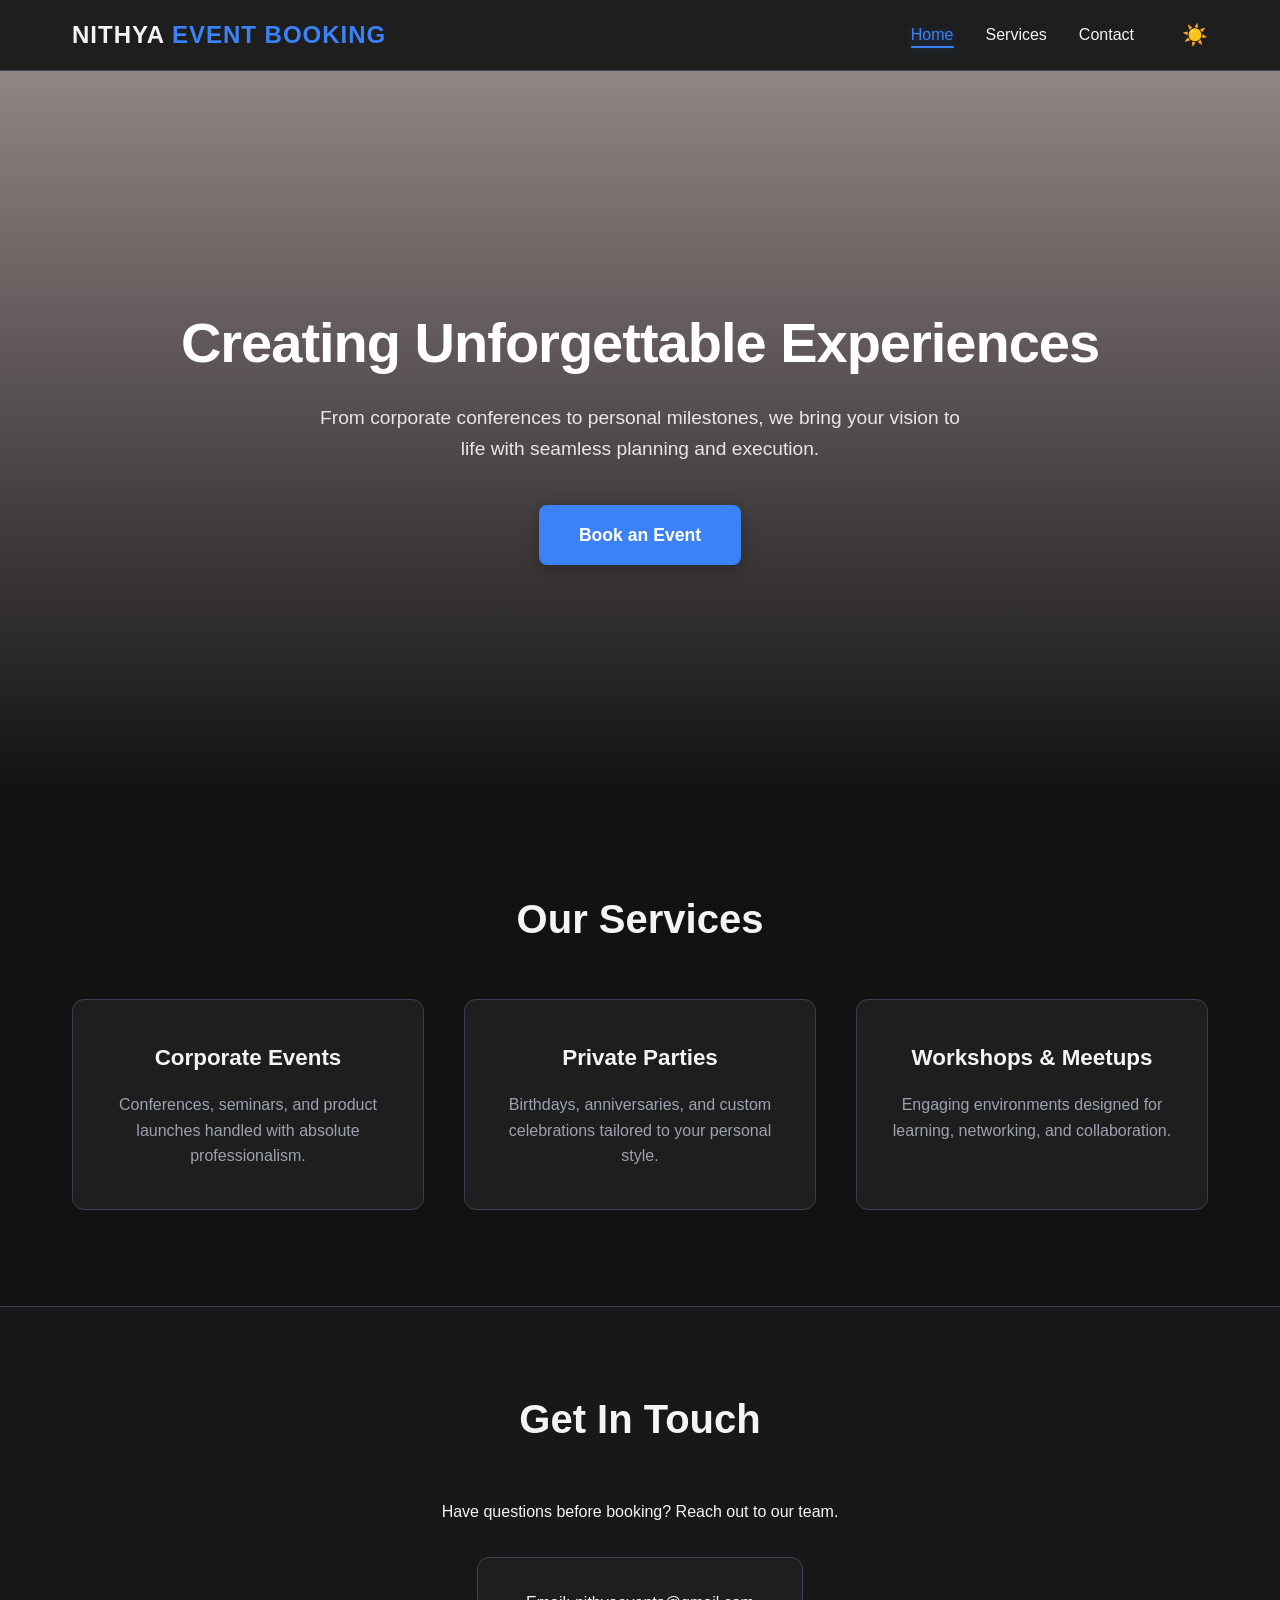
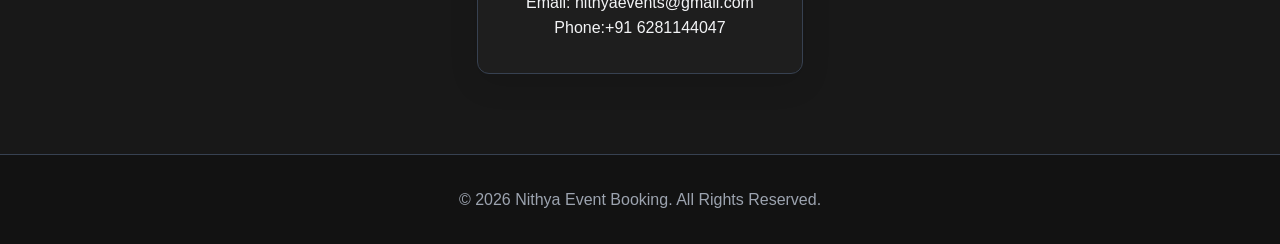
<file: index.html>
<!DOCTYPE html>
<html lang="en">
<head>
    <meta charset="UTF-8">
    <meta name="viewport" content="width=device-width, initial-scale=1.0">
    <title>Nithya Event Booking</title>
    <link rel="stylesheet" href="styles.css">
</head>
<body>
    <header class="navbar">
        <div class="nav-container">
            <h1 class="logo">NITHYA <span>EVENT BOOKING</span></h1>
            <nav>
                <ul class="nav-links">
                    <li><a href="#home">Home</a></li>
                    <li><a href="#services">Services</a></li>
                    <li><a href="#contact">Contact</a></li>
                    <li><button id="themeToggle" class="theme-toggle" aria-label="Toggle Theme">☀️</button></li>
                </ul>
            </nav>
        </div>
    </header>

    <section id="home" class="hero-section">
        <div class="hero-content">
            <h2>Creating Unforgettable Experiences</h2>
            <p>From corporate conferences to personal milestones, we bring your vision to life with seamless planning and execution.</p>
            <a href="booking.html" class="cta-button">Book an Event</a>
        </div>
    </section>

    <section id="services" class="services-section">
        <h2 class="section-title">Our Services</h2>
        <div class="services-grid">
            <div class="service-card">
                <h3>Corporate Events</h3>
                <p>Conferences, seminars, and product launches handled with absolute professionalism.</p>
            </div>
            <div class="service-card">
                <h3>Private Parties</h3>
                <p>Birthdays, anniversaries, and custom celebrations tailored to your personal style.</p>
            </div>
            <div class="service-card">
                <h3>Workshops & Meetups</h3>
                <p>Engaging environments designed for learning, networking, and collaboration.</p>
            </div>
        </div>
    </section>

    <div class="contact-wrapper">
        <section id="contact" class="contact-section">
            <h2 class="section-title">Get In Touch</h2>
            <p>Have questions before booking? Reach out to our team.</p>
            <div class="contact-info">
                <p>Email: nithyaevents@gmail.com</p>
                <p>Phone:+91 6281144047</p>
            </div>
        </section>
    </div>

    <footer>
        <p>&copy; 2026 Nithya Event Booking. All Rights Reserved.</p>
    </footer>

    <script src="script.js"></script>
</body>
</html>
</file>
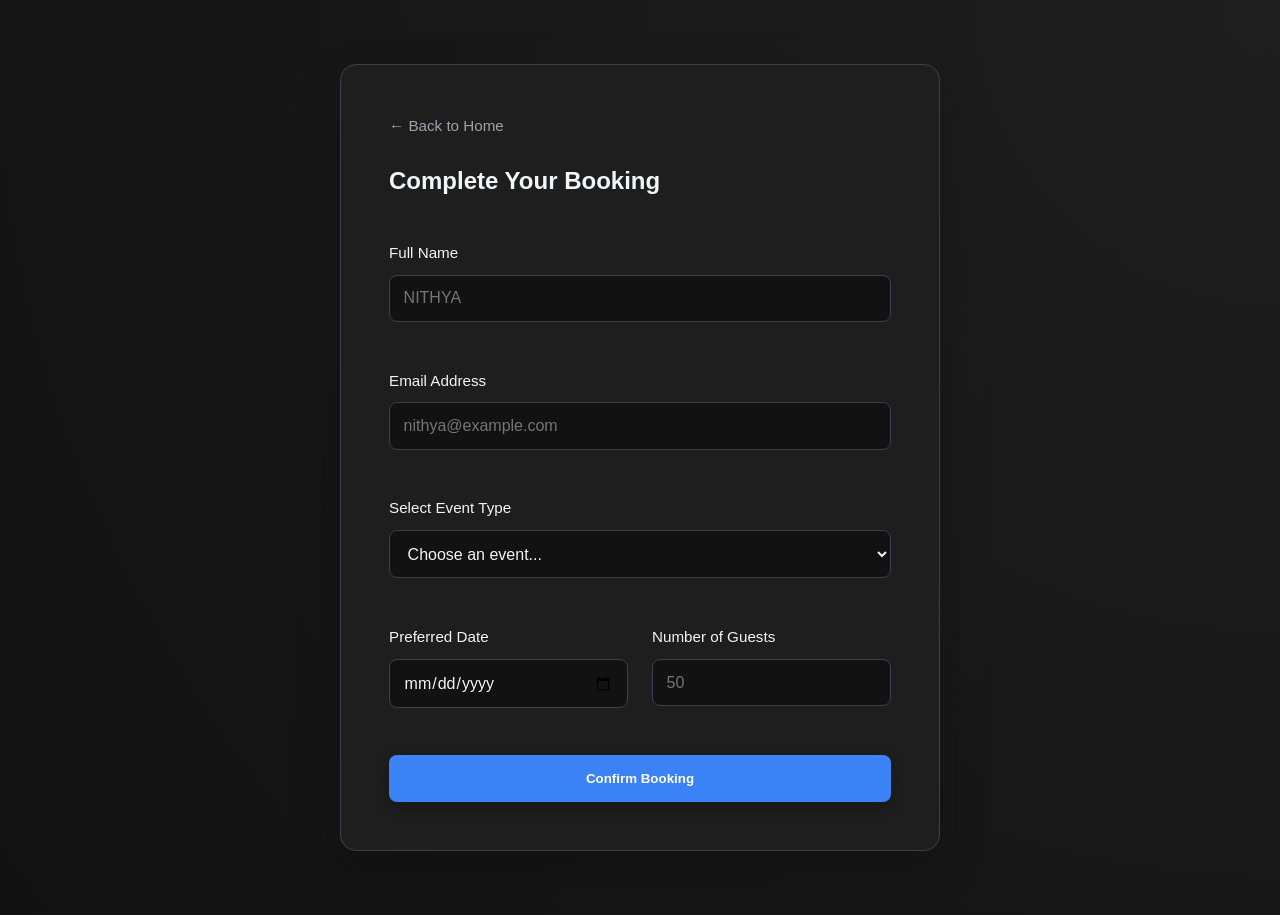
<file: booking.html>
<!DOCTYPE html>
<html lang="en">
<head>
    <meta charset="UTF-8">
    <meta name="viewport" content="width=device-width, initial-scale=1.0">
    <title>Book Event</title>
    <link rel="stylesheet" href="styles.css">
</head>
<body class="booking-page-body">
    <div class="booking-container">
        <div class="form-header">
            <a href="index.html" class="back-link">&larr; Back to Home</a>
            <h2>Complete Your Booking</h2>
        </div>

        <form id="bookingForm" novalidate>
            <div class="form-group">
                <label for="fullName">Full Name</label>
                <input type="text" id="fullName" name="fullName" placeholder="NITHYA" required>
                <span class="error-message" id="nameError"></span>
            </div>

            <div class="form-group">
                <label for="email">Email Address</label>
                <input type="email" id="email" name="email" placeholder="nithya@example.com" required>
                <span class="error-message" id="emailError"></span>
            </div>

            <div class="form-group">
                <label for="eventType">Select Event Type</label>
                <select id="eventType" name="eventType" required>
                    <option value="" disabled selected>Choose an event...</option>
                    <option value="Corporate Conference">Corporate Conference</option>
                    <option value="Private Party">Private Party</option>
                    <option value="Workshop / Meetup">Workshop</option>
                    <option value="Birthdays">Birthday</option>
                    <option value="anniversaries">Anniversary</option>
                </select>
                <span class="error-message" id="eventError"></span>
            </div>

            <div class="form-row">
                <div class="form-group">
                    <label for="eventDate">Preferred Date</label>
                    <input type="date" id="eventDate" name="eventDate" required>
                    <span class="error-message" id="dateError"></span>
                </div>

                <div class="form-group">
                    <label for="guests">Number of Guests</label>
                    <input type="number" id="guests" name="guests" min="1" max="500" placeholder="50" required>
                    <span class="error-message" id="guestsError"></span>
                </div>
            </div>

            <button type="submit" id="submitBtn" class="cta-button">Confirm Booking</button>
        </form>
    </div>

    <div id="confirmationModal" class="modal hidden">
        <div class="modal-content">
            <h3 class="modal-title">Booking Confirmed !!</h3>
            <p>Thank you for choosing Nithya Event Booking.</p>
            

            <div class="modal-details">
                <p><strong>Name:</strong> <span id="display-name"></span></p>
                <p><strong>Email:</strong> <span id="display-email"></span></p>
                <p><strong>Event:</strong> <span id="display-event"></span></p>
                <p><strong>Date:</strong> <span id="display-date"></span></p>
                <p><strong>Guests:</strong> <span id="display-guests"></span></p>
            </div>

            <p>Booking details have been sent to the given Email.</p><br/>

            <button id="modalOkBtn" class="cta-button">OK</button>
        </div>
    </div>

    <script src="script.js"></script>
</body>
</html>
</file>
<file: styles.css>
:root {
    /* Default Dark Mode Variables */
    --bg-main: #121212;
    --bg-card: #1e1e1e;
    --bg-lighter: #181818;
    --text-main: #f3f4f6;
    --text-muted: #9ca3af;
    --accent: #3b82f6;
    --accent-hover: #2563eb;
    --accent-glow: rgba(59, 130, 246, 0.4);
    --error: #ef4444;
    --border: #374151;
}

/* Light Mode Overrides */
body.light-mode {
    --bg-main: #f8fafc;
    --bg-card: #ffffff;
    --bg-lighter: #f1f5f9;
    --text-main: #0f172a;
    --text-muted: #475569;
    --accent: #2563eb;
    --accent-hover: #1d4ed8;
    --accent-glow: rgba(37, 99, 235, 0.3);
    --border: #e2e8f0;
}

* {
    margin: 0;
    padding: 0;
    box-sizing: border-box;
    font-family: 'Segoe UI', Tahoma, Geneva, Verdana, sans-serif;
    scroll-behavior: smooth;
}

body {
    background-color: var(--bg-main);
    color: var(--text-main);
    line-height: 1.6;
    transition: background-color 0.3s ease, color 0.3s ease;
}

/* 1. NAVIGATION & THEME TOGGLE */
.navbar {
    background-color: var(--bg-card);
    border-bottom: 1px solid var(--border);
    position: sticky;
    top: 0;
    z-index: 100;
    transition: background-color 0.3s ease, border-color 0.3s ease;
}

.nav-container {
    max-width: 1200px;
    margin: 0 auto;
    padding: 1rem 2rem;
    display: flex;
    justify-content: space-between;
    align-items: center;
}

.logo {
    font-size: 1.5rem;
    font-weight: 700;
    letter-spacing: 1px;
}

.logo span {
    color: var(--accent);
}

.nav-links {
    list-style: none;
    display: flex;
    align-items: center;
    gap: 2rem;
}

/* Animated Navigation Links */
.nav-links a {
    color: var(--text-main);
    text-decoration: none;
    font-weight: 500;
    transition: color 0.3s ease, text-shadow 0.3s ease;
    position: relative;
    padding-bottom: 5px;
}

.nav-links a::after {
    content: '';
    position: absolute;
    left: 0;
    bottom: 0;
    width: 0%;
    height: 2px;
    background-color: var(--accent);
    box-shadow: 0 0 10px var(--accent-glow);
    transition: width 0.3s ease;
    border-radius: 2px;
}

.nav-links a:hover,
.nav-links a.active {
    color: var(--accent);
    text-shadow: 0 0 10px var(--accent-glow);
}

.nav-links a:hover::after,
.nav-links a.active::after {
    width: 100%;
}

.theme-toggle {
    background: none;
    border: none;
    font-size: 1.3rem;
    cursor: pointer;
    color: var(--text-main);
    transition: transform 0.3s ease, filter 0.3s ease;
    padding: 0;
    display: flex;
    align-items: center;
    margin-left: 1rem;
}

.theme-toggle:hover {
    transform: rotate(20deg) scale(1.1);
    filter: drop-shadow(0 0 5px var(--accent-glow));
}

/* 2. HERO BANNER */
.hero-section {
    height: 80vh;
    display: flex;
    align-items: center;
    justify-content: center;
    text-align: center;
    background: linear-gradient(rgba(167, 152, 152, 0.85), rgba(18, 18, 18, 0.95)), url('https://images.unsplash.com/photo-1540575467063-178a50c2df87?auto=format&fit=crop&q=80') center/cover;
    padding: 0 1rem;
}

.hero-content h2 {
    font-size: 3.5rem;
    margin-bottom: 1rem;
    letter-spacing: -1px;
    color: #ffffff; /* Forces white text over image */
}

.hero-content p {
    font-size: 1.2rem;
    color: #e5e7eb;
    margin-bottom: 2.5rem;
    max-width: 650px;
    margin-left: auto;
    margin-right: auto;
}

.cta-button {
    display: inline-block;
    background-color: var(--accent);
    color: #fff;
    padding: 1rem 2.5rem;
    border-radius: 8px;
    text-decoration: none;
    font-weight: 600;
    border: none;
    cursor: pointer;
    transition: all 0.3s ease;
    width: 100%;
    text-align: center;
    box-shadow: 0 4px 15px rgba(0, 0, 0, 0.3);
}

.hero-content .cta-button {
    width: auto;
    font-size: 1.1rem;
}

.cta-button:hover {
    background-color: var(--accent-hover);
    transform: translateY(-3px);
    box-shadow: 0 8px 25px var(--accent-glow);
}

/*
   3. SECTIONS & CARDS (Services & Contact)*/
.services-section {
    padding: 6rem 2rem;
    max-width: 1200px;
    margin: 0 auto;
    text-align: center;
}

/* Section Headings with Centered Glow Underline */
.section-title {
    font-size: 2.5rem;
    margin-bottom: 3rem;
    color: var(--text-main);
    position: relative;
    display: inline-block;
    transition: color 0.3s ease, text-shadow 0.3s ease;
    cursor: default;
}

.section-title::after {
    content: '';
    position: absolute;
    left: 50%;
    bottom: -10px;
    width: 0%;
    height: 3px;
    background-color: var(--accent);
    box-shadow: 0 0 10px var(--accent-glow);
    transform: translateX(-50%);
    transition: width 0.4s ease;
    border-radius: 2px;
}

.section-title:hover {
    color: var(--accent);
    text-shadow: 0 0 15px var(--accent-glow);
}

.section-title:hover::after {
    width: 100%;
}

.services-grid {
    display: grid;
    grid-template-columns: repeat(auto-fit, minmax(300px, 1fr));
    gap: 2.5rem;
}

.service-card {
    background-color: var(--bg-card);
    padding: 2.5rem 2rem;
    border-radius: 12px;
    border: 1px solid var(--border);
    transition: all 0.4s cubic-bezier(0.175, 0.885, 0.32, 1.275);
    position: relative;
    overflow: hidden;
}

.service-card::before {
    content: '';
    position: absolute;
    top: 0; left: 0; width: 100%; height: 4px;
    background-color: var(--accent);
    transform: scaleX(0);
    transition: transform 0.4s ease;
    transform-origin: left;
}

.service-card:hover {
    transform: translateY(-10px);
    border-color: var(--accent);
    box-shadow: 0 15px 35px rgba(0,0,0,0.1), 0 0 20px rgba(59, 130, 246, 0.15) inset;
}

.service-card:hover::before {
    transform: scaleX(1);
}

.service-card h3 {
    margin-bottom: 1rem;
    font-size: 1.4rem;
}

.service-card p {
    color: var(--text-muted);
}

.contact-wrapper {
    background-color: var(--bg-lighter);
    border-top: 1px solid var(--border);
    border-bottom: 1px solid var(--border);
    transition: background-color 0.3s ease;
}

.contact-section {
    padding: 5rem 2rem;
    max-width: 1200px;
    margin: 0 auto;
    text-align: center;
}

.contact-info {
    margin-top: 2rem;
    background-color: var(--bg-card);
    padding: 2rem 3rem;
    border-radius: 12px;
    display: inline-block;
    border: 1px solid var(--border);
    box-shadow: 0 10px 30px rgba(0,0,0,0.1);
}

footer {
    text-align: center;
    padding: 2rem;
    background-color: var(--bg-main);
    color: var(--text-muted);
}

/* 
   4. BOOKING PAGE & FORM */
.booking-page-body {
    display: flex;
    justify-content: center;
    align-items: center;
    min-height: 100vh;
    padding: 4rem 1rem;
    background: radial-gradient(circle at top right, var(--bg-card), var(--bg-main));
}

.booking-container {
    background-color: var(--bg-card);
    padding: 3rem;
    border-radius: 16px;
    width: 100%;
    max-width: 600px;
    box-shadow: 0 20px 50px rgba(0,0,0,0.2);
    border: 1px solid var(--border);
}

.form-header {
    margin-bottom: 2.5rem;
}

.back-link {
    color: var(--text-muted);
    text-decoration: none;
    font-size: 0.95rem;
    display: inline-flex;
    align-items: center;
    gap: 0.5rem;
    margin-bottom: 1.5rem;
    transition: color 0.3s, text-shadow 0.3s;
}

.back-link:hover {
    color: var(--accent);
    text-shadow: 0 0 8px var(--accent-glow);
}

.form-group {
    margin-bottom: 1.5rem;
    display: flex;
    flex-direction: column;
}

.form-row {
    display: flex;
    gap: 1.5rem;
}

.form-row .form-group {
    flex: 1;
}

label {
    margin-bottom: 0.6rem;
    font-size: 0.95rem;
    font-weight: 500;
    color: var(--text-main);
}

input, select {
    background-color: var(--bg-main);
    border: 1px solid var(--border);
    color: var(--text-main);
    padding: 0.85rem;
    border-radius: 8px;
    transition: all 0.3s ease;
    font-size: 1rem;
}

input:focus, select:focus {
    outline: none;
    border-color: var(--accent);
    box-shadow: 0 0 0 3px rgba(59, 130, 246, 0.2), 0 0 10px var(--accent-glow);
}

.error-message {
    color: var(--error);
    font-size: 0.85rem;
    margin-top: 0.4rem;
    min-height: 1.2em;
}

/* 5. MODAL / POPUP*/
.modal {
    position: fixed;
    top: 0; left: 0; width: 100%; height: 100%;
    background-color: rgba(0, 0, 0, 0.8);
    backdrop-filter: blur(5px);
    display: flex;
    justify-content: center;
    align-items: center;
    z-index: 1000;
    opacity: 1;
    transition: opacity 0.3s ease;
}

.modal.hidden {
    display: none;
    opacity: 0;
}

.modal-content {
    background-color: var(--bg-card);
    padding: 3rem;
    border-radius: 16px;
    width: 90%;
    max-width: 500px;
    text-align: center;
    border: 1px solid var(--border);
    box-shadow: 0 25px 50px rgba(0,0,0,0.4);
    transform: translateY(0);
    animation: modalSlideUp 0.4s ease-out forwards;
}

@keyframes modalSlideUp {
    from { transform: translateY(30px); opacity: 0; }
    to { transform: translateY(0); opacity: 1; }
}

.modal-title {
    color: #10b981;
    font-size: 1.8rem;
    margin-bottom: 0.5rem;
}

.modal-details {
    background-color: var(--bg-main);
    padding: 1.5rem;
    border-radius: 8px;
    margin: 2rem 0;
    text-align: left;
    border: 1px solid var(--border);
}

.modal-details p {
    margin-bottom: 0.8rem;
    border-bottom: 1px solid var(--border);
    padding-bottom: 0.8rem;
    display: flex;
    justify-content: space-between;
}

.modal-details p:last-child {
    border-bottom: none;
    margin-bottom: 0;
    padding-bottom: 0;
}

.modal-details strong {
    color: var(--text-muted);
    font-weight: 500;
}
</file>
